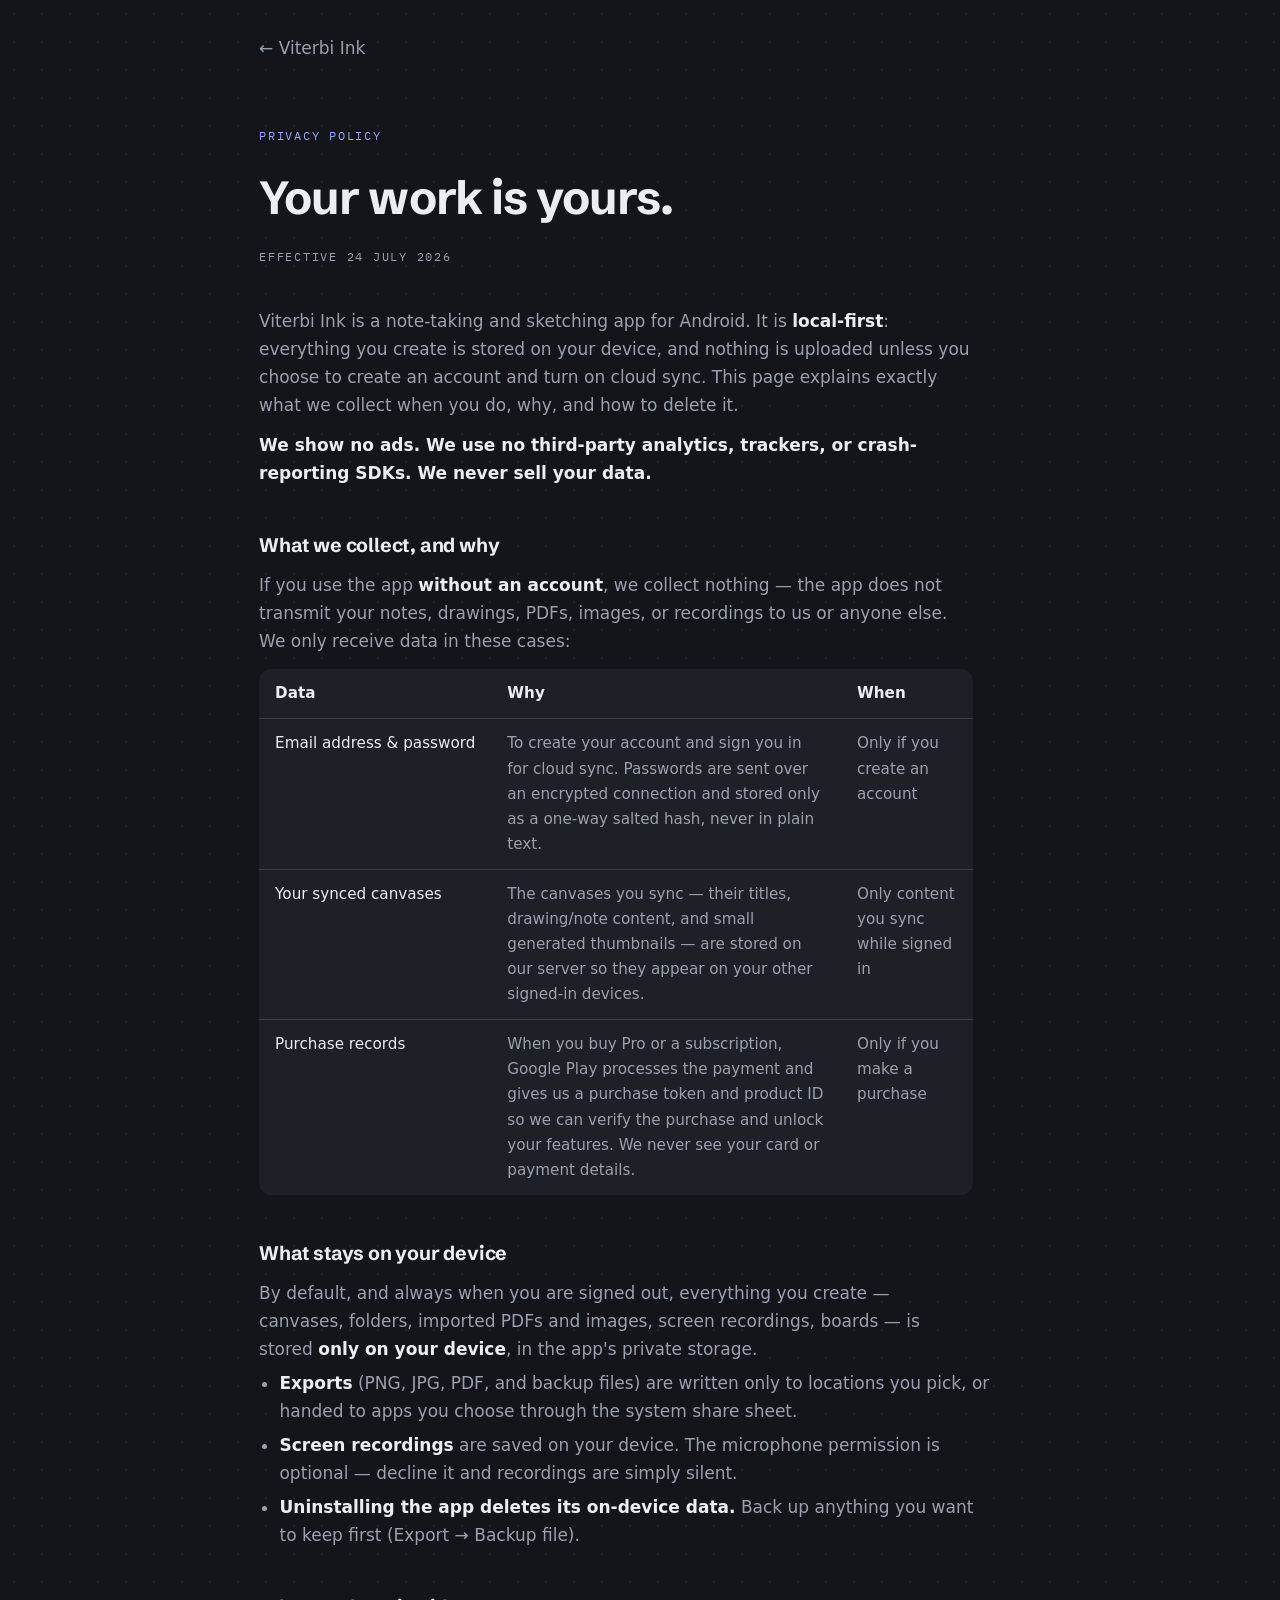
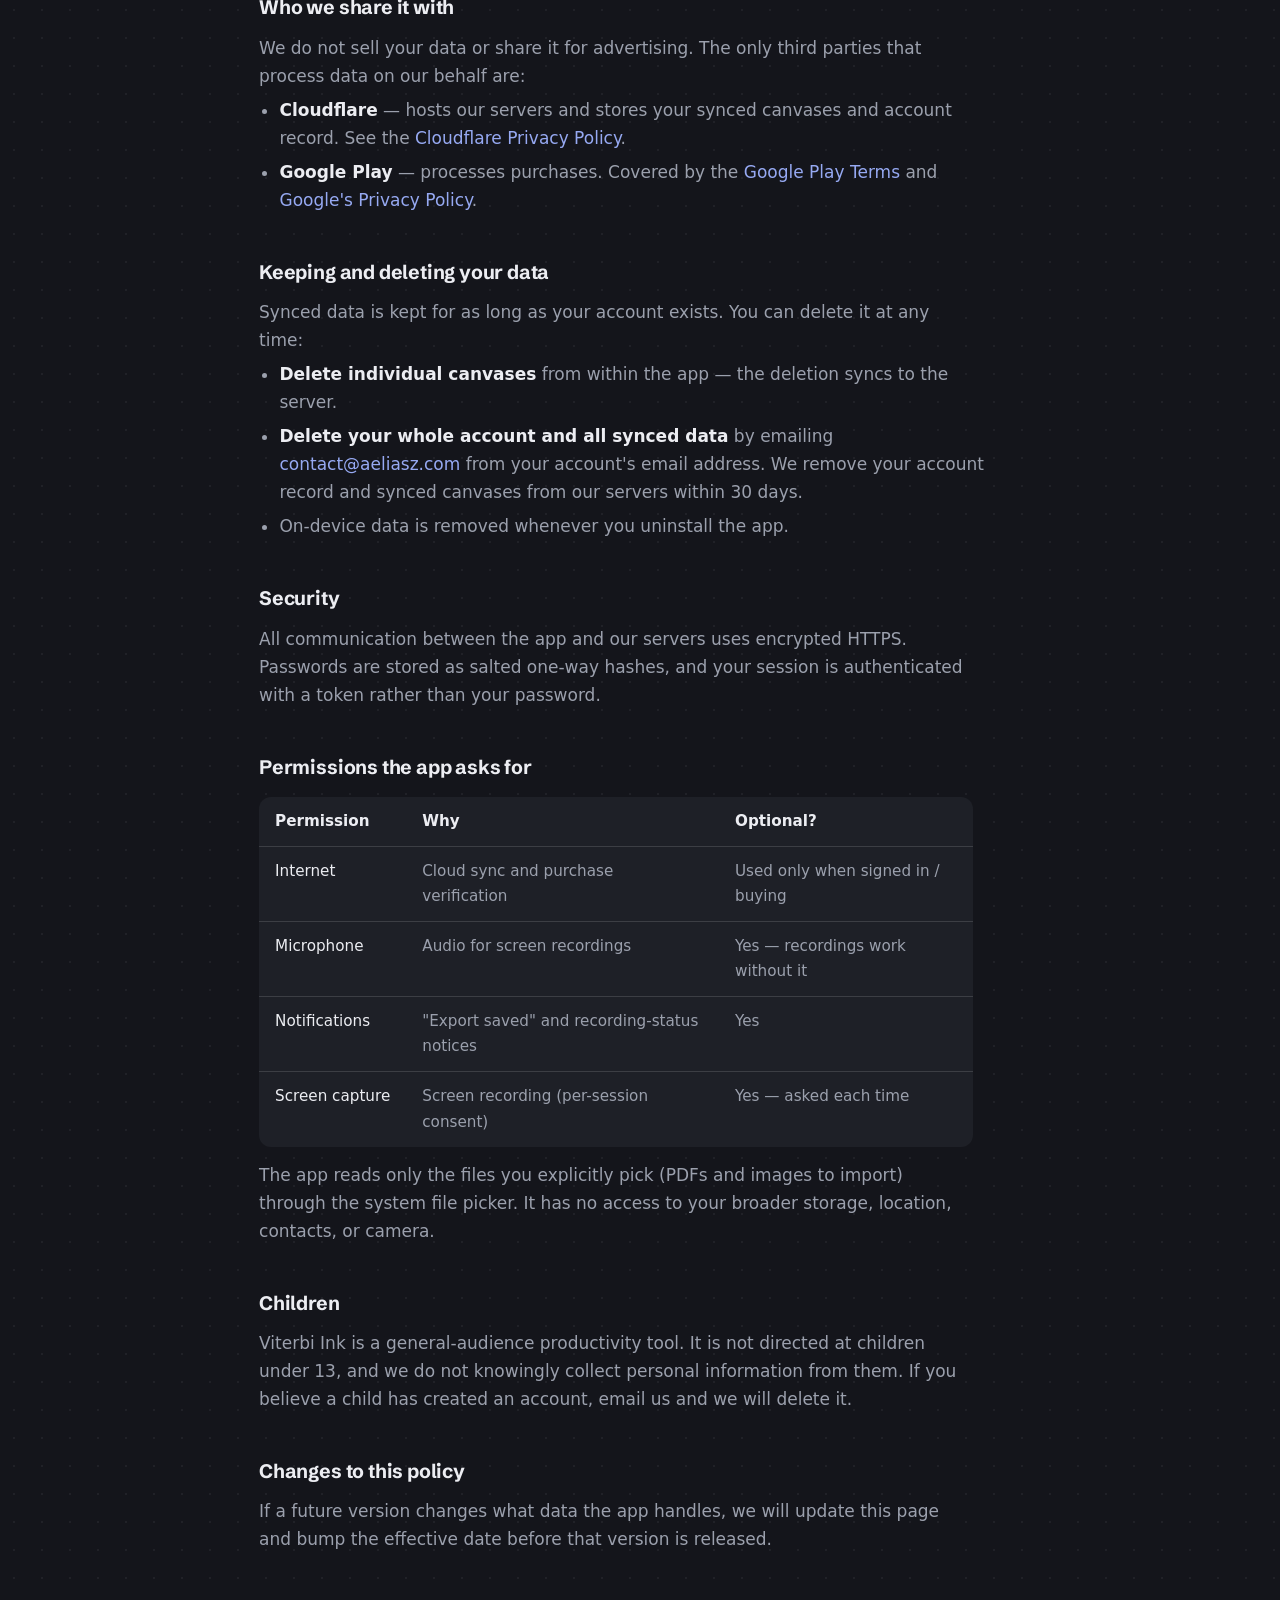
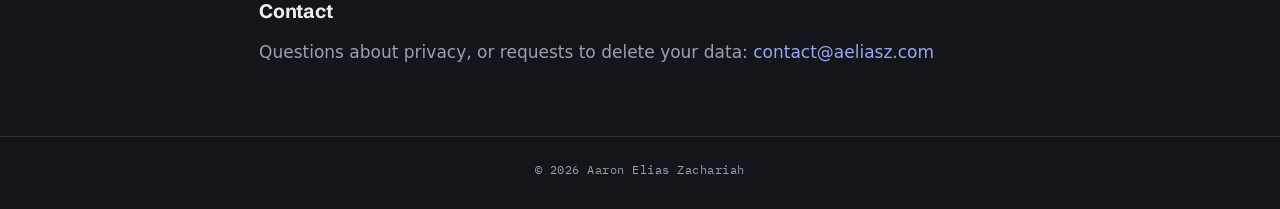
<file: public/privacy.html>
<!doctype html>
<html lang="en">
<head>
  <meta charset="utf-8">
  <meta name="viewport" content="width=device-width, initial-scale=1">
  <title>Privacy policy — Viterbi Ink</title>
  <meta name="description" content="What Viterbi Ink collects, why, and how to delete it. Local-first, with optional cloud sync.">
  <link rel="preconnect" href="https://fonts.googleapis.com">
  <link rel="preconnect" href="https://fonts.gstatic.com" crossorigin>
  <link href="https://fonts.googleapis.com/css2?family=Schibsted+Grotesk:wght@700&family=IBM+Plex+Mono:wght@400&display=swap" rel="stylesheet">
  <link rel="stylesheet" href="style.css">
  <link rel="icon" href="data:image/svg+xml,%3Csvg xmlns='http://www.w3.org/2000/svg' viewBox='0 0 32 32'%3E%3Crect width='32' height='32' rx='7' fill='%2314151b'/%3E%3Cpath d='M7 22 Q 12 8 16 16 T 25 10' fill='none' stroke='%2396a9f2' stroke-width='2.6' stroke-linecap='round'/%3E%3C/svg%3E">
<link rel="canonical" href="https://viterbi.aeliasz.com/privacy">
</head>
<body>
  <main class="page">
    <nav class="topnav"><a href="index.html">← Viterbi Ink</a></nav>

    <span class="mono eyebrow">Privacy policy</span>
    <h1 class="display">Your work is yours.</h1>
    <span class="mono date">Effective 24 July 2026</span>

    <p>Viterbi Ink is a note-taking and sketching app for Android. It is <strong>local-first</strong>:
    everything you create is stored on your device, and nothing is uploaded unless you choose to
    create an account and turn on cloud sync. This page explains exactly what we collect when you
    do, why, and how to delete it.</p>

    <p><strong>We show no ads. We use no third-party analytics, trackers, or crash-reporting SDKs.
    We never sell your data.</strong></p>

    <h2>What we collect, and why</h2>
    <p>If you use the app <strong>without an account</strong>, we collect nothing — the app does not
    transmit your notes, drawings, PDFs, images, or recordings to us or anyone else. We only receive
    data in these cases:</p>
    <table class="perm">
      <tr><th>Data</th><th>Why</th><th>When</th></tr>
      <tr>
        <td>Email address &amp; password</td>
        <td>To create your account and sign you in for cloud sync. Passwords are sent over an
        encrypted connection and stored only as a one-way salted hash, never in plain text.</td>
        <td>Only if you create an account</td>
      </tr>
      <tr>
        <td>Your synced canvases</td>
        <td>The canvases you sync — their titles, drawing/note content, and small generated
        thumbnails — are stored on our server so they appear on your other signed-in devices.</td>
        <td>Only content you sync while signed in</td>
      </tr>
      <tr>
        <td>Purchase records</td>
        <td>When you buy Pro or a subscription, Google Play processes the payment and gives us a
        purchase token and product ID so we can verify the purchase and unlock your features.
        We never see your card or payment details.</td>
        <td>Only if you make a purchase</td>
      </tr>
    </table>

    <h2>What stays on your device</h2>
    <p>By default, and always when you are signed out, everything you create — canvases, folders,
    imported PDFs and images, screen recordings, boards — is stored <strong>only on your device</strong>,
    in the app's private storage.</p>
    <ul>
      <li><strong>Exports</strong> (PNG, JPG, PDF, and backup files) are written only to locations
      you pick, or handed to apps you choose through the system share sheet.</li>
      <li><strong>Screen recordings</strong> are saved on your device. The microphone permission is
      optional — decline it and recordings are simply silent.</li>
      <li><strong>Uninstalling the app deletes its on-device data.</strong> Back up anything you want
      to keep first (Export → Backup file).</li>
    </ul>

    <h2>Who we share it with</h2>
    <p>We do not sell your data or share it for advertising. The only third parties that process
    data on our behalf are:</p>
    <ul>
      <li><strong>Cloudflare</strong> — hosts our servers and stores your synced canvases and account
      record. See the <a href="https://www.cloudflare.com/privacypolicy/">Cloudflare Privacy Policy</a>.</li>
      <li><strong>Google Play</strong> — processes purchases. Covered by the
      <a href="https://play.google.com/about/play-terms/">Google Play Terms</a> and
      <a href="https://policies.google.com/privacy">Google's Privacy Policy</a>.</li>
    </ul>

    <h2>Keeping and deleting your data</h2>
    <p>Synced data is kept for as long as your account exists. You can delete it at any time:</p>
    <ul>
      <li><strong>Delete individual canvases</strong> from within the app — the deletion syncs to the
      server.</li>
      <li><strong>Delete your whole account and all synced data</strong> by emailing
      <a href="mailto:contact@aeliasz.com">contact@aeliasz.com</a> from your account's email
      address. We remove your account record and synced canvases from our servers within 30 days.</li>
      <li>On-device data is removed whenever you uninstall the app.</li>
    </ul>

    <h2>Security</h2>
    <p>All communication between the app and our servers uses encrypted HTTPS. Passwords are stored
    as salted one-way hashes, and your session is authenticated with a token rather than your
    password.</p>

    <h2>Permissions the app asks for</h2>
    <table class="perm">
      <tr><th>Permission</th><th>Why</th><th>Optional?</th></tr>
      <tr><td>Internet</td><td>Cloud sync and purchase verification</td><td>Used only when signed in / buying</td></tr>
      <tr><td>Microphone</td><td>Audio for screen recordings</td><td>Yes — recordings work without it</td></tr>
      <tr><td>Notifications</td><td>"Export saved" and recording-status notices</td><td>Yes</td></tr>
      <tr><td>Screen capture</td><td>Screen recording (per-session consent)</td><td>Yes — asked each time</td></tr>
    </table>
    <p style="margin-top:14px">The app reads only the files you explicitly pick (PDFs and images to
    import) through the system file picker. It has no access to your broader storage, location,
    contacts, or camera.</p>

    <h2>Children</h2>
    <p>Viterbi Ink is a general-audience productivity tool. It is not directed at children under 13,
    and we do not knowingly collect personal information from them. If you believe a child has created
    an account, email us and we will delete it.</p>

    <h2>Changes to this policy</h2>
    <p>If a future version changes what data the app handles, we will update this page and bump the
    effective date before that version is released.</p>

    <h2>Contact</h2>
    <p>Questions about privacy, or requests to delete your data:
    <a href="mailto:contact@aeliasz.com">contact@aeliasz.com</a></p>
  </main>
  <footer>
    <span class="mono">© 2026 Aaron Elias Zachariah</span>
  </footer>
</body>
</html>
</file>
<file: public/style.css>
/* Viterbi Ink — site tokens. The palette IS the app's dark chrome:
   graphite canvas, white ink, the periwinkle selection tint. */
:root {
  --canvas: #14151b;
  --chrome: #1e2027;
  --chrome-high: #262933;
  --ink: #ecedf2;
  --ink-dim: #9ba0ad;
  --accent: #96a9f2;
  --accent-ink: #101322;
  --hairline: rgba(236, 237, 242, 0.14);
  --measure: 66ch;
}

* { box-sizing: border-box; margin: 0; padding: 0; }

html { -webkit-text-size-adjust: 100%; }

body {
  background-color: var(--canvas);
  /* The app's canvas dot grid, faint — the page is a piece of the canvas. */
  background-image: radial-gradient(rgba(236, 237, 242, 0.055) 1px, transparent 1.5px);
  background-size: 28px 28px;
  color: var(--ink);
  font-family: system-ui, -apple-system, "Segoe UI", Roboto, sans-serif;
  font-size: 17px;
  line-height: 1.65;
  min-height: 100vh;
  display: flex;
  flex-direction: column;
}

.display {
  font-family: "Schibsted Grotesk", system-ui, sans-serif;
  font-weight: 700;
  letter-spacing: -0.02em;
}

.mono {
  font-family: "IBM Plex Mono", ui-monospace, "Cascadia Mono", monospace;
  font-size: 0.78rem;
  letter-spacing: 0.14em;
  text-transform: uppercase;
  color: var(--ink-dim);
}

a { color: var(--accent); text-decoration: none; }
a:hover { text-decoration: underline; text-underline-offset: 3px; }
:focus-visible { outline: 2px solid var(--accent); outline-offset: 3px; border-radius: 2px; }

/* ---------- landing ---------- */

main { flex: 1; }
.landing {
  --section-gap: clamp(3rem, 8vw, 7rem);
  --gutter: clamp(1.25rem, 5vw, 4rem);
}
.landing main, .landing footer {
  width: min(74rem, calc(100% - 2 * var(--gutter)));
  margin-inline: auto;
}
.hero, .split {
  display: grid;
  align-items: center;
  gap: clamp(2rem, 5vw, 4.5rem);
  grid-template-columns: minmax(0, 0.85fr) minmax(0, 1.4fr);
}
.hero { padding-block: var(--section-gap); }
.hero .mono, .split .mono { color: var(--accent); }
.intro { container-type: inline-size; }
.wordmark { width: fit-content; max-width: 100%; }
.hero h1 { font-size: clamp(2.75rem, 19cqw, 5.5rem); line-height: 1; margin-top: 1rem; letter-spacing: -.065em; }
.flourish { display: block; width: 100%; height: auto; }
.flourish path { fill: none; stroke: var(--accent); stroke-width: 3; stroke-linecap: round; }
.tagline { font-size: clamp(1.2rem, 2vw, 1.65rem); line-height: 1.4; max-width: 27ch; margin: 1.3rem 0 1.75rem; }
.beta, .discord {
  display: inline-flex; align-items: center; justify-content: center; gap: .85rem;
  border-radius: .85rem; font-weight: 650; line-height: 1.15;
}
.beta { background: var(--ink); color: var(--accent-ink); padding: .95rem 1.7rem; width: min(100%, 19rem); box-shadow: 0 4px 18px #0003; }
.beta span { display: grid; gap: .2rem; text-align: left; }
.beta strong { font-size: 1.45rem; }
.beta small { font-size: .85rem; font-weight: 500; }
.beta:hover { background: #fff; text-decoration: none; }
.device {
  padding: clamp(3px, .55vw, 8px); background: var(--chrome); border: 1px solid var(--hairline);
  border-radius: 16px; box-shadow: 0 18px 56px -24px #000b;
}
.device img { display: block; width: 100%; height: auto; border-radius: 10px; }
.cap, .card figcaption { color: var(--ink-dim); font-size: .87rem; }
.cap { margin-top: .55rem; }
.split, .community { padding-block: var(--section-gap); border-top: 1px solid var(--hairline); }
.split { grid-template-columns: minmax(0, 1.4fr) minmax(0, .85fr); }
.split-copy { grid-column: 2; grid-row: 1; }
.split .device { grid-column: 1; grid-row: 1; }
.landing h2 { font-size: clamp(2rem, 3.7vw, 3.4rem); line-height: 1.06; letter-spacing: -.045em; }
.split h2 { margin-block: .7rem 1rem; }
.split p { max-width: 36ch; color: var(--ink-dim); }
.cards { display: grid; grid-template-columns: repeat(3, minmax(0, 1fr)); gap: 1rem; margin-block: 2rem; }
.card { display: flex; flex-direction: column; gap: 1.3rem; justify-content: space-between; background: var(--chrome); border: 1px solid var(--hairline); border-radius: 14px; padding: clamp(1.2rem, 2.2vw, 2rem); }
.card blockquote { font-size: clamp(1.04rem, 1.4vw, 1.22rem); line-height: 1.5; }
.card figcaption::before { content: "— "; color: var(--accent); }
.discord { background: var(--chrome); border: 1px solid #606a94; color: #d1d9ff; padding: .8rem 1.1rem; font-size: .96rem; }
.discord:hover { background: var(--chrome-high); text-decoration: none; border-color: var(--accent); }
.landing footer { align-items: center; justify-content: flex-start; padding: 1.4rem 0 2rem; gap: .65rem 1.25rem; font-size: .82rem; color: var(--ink-dim); }
.landing footer span { margin-right: auto; }
.landing footer a { color: inherit; min-height: 44px; display: inline-flex; align-items: center; }
@media (max-width: 920px) { .hero { grid-template-columns: 1fr; } }
@media (max-width: 850px) { .cards { grid-template-columns: repeat(2, minmax(0, 1fr)); } }
@media (max-width: 700px) {
  .split { grid-template-columns: 1fr; }
  .split-copy, .split .device { grid-column: auto; grid-row: auto; }
  .hero h1 { margin-top: .55rem; }
  .tagline { margin-block: .9rem 1.4rem; }
}
@media (max-width: 520px) {
  .cards { grid-template-columns: 1fr; gap: .75rem; }
  .landing footer { gap: .25rem 1rem; }
  .landing footer span { flex-basis: 100%; }
}

/* ---------- shared footer ---------- */

footer {
  border-top: 1px solid var(--hairline);
  padding: 22px 24px 30px;
  display: flex;
  justify-content: center;
  gap: 8px;
  flex-wrap: wrap;
}
footer .mono { text-transform: none; letter-spacing: 0.04em; }

/* ---------- policy page ---------- */

.page {
  width: 100%;
  max-width: calc(var(--measure) + 96px);
  margin: 0 auto;
  padding: 34px 24px 70px;
  flex: 1;
}

.topnav { margin-bottom: 7vh; }
.topnav a { color: var(--ink-dim); }
.topnav a:hover { color: var(--ink); text-decoration: none; }

.page .eyebrow { display: block; margin-bottom: 14px; color: var(--accent); }
.page h1 { font-size: clamp(2rem, 5vw, 2.9rem); margin-bottom: 10px; }
.page .date { display: block; margin-bottom: 40px; }

.page h2 {
  font-family: "Schibsted Grotesk", system-ui, sans-serif;
  font-size: 1.22rem;
  font-weight: 700;
  letter-spacing: -0.01em;
  margin: 42px 0 10px;
}
.page p, .page li { color: var(--ink-dim); max-width: var(--measure); }
.page p strong, .page li strong { color: var(--ink); font-weight: 600; }
.page p + p { margin-top: 12px; }
.page ul { padding-left: 1.2em; }
.page li { margin: 6px 0; }

/* Permissions table — styled like the app's settings rows. */
.perm {
  width: 100%;
  max-width: var(--measure);
  margin-top: 14px;
  border-collapse: collapse;
  background: var(--chrome);
  border-radius: 12px;
  overflow: hidden;
}
.perm th, .perm td {
  text-align: left;
  padding: 12px 16px;
  border-top: 1px solid var(--hairline);
  color: var(--ink-dim);
  font-size: 0.95rem;
  vertical-align: top;
}
.perm th { color: var(--ink); font-weight: 600; border-top: none; }
.perm td:first-child { color: var(--ink); white-space: nowrap; }

@media (max-width: 480px) {
  .perm td:first-child { white-space: normal; }

}
</file>
